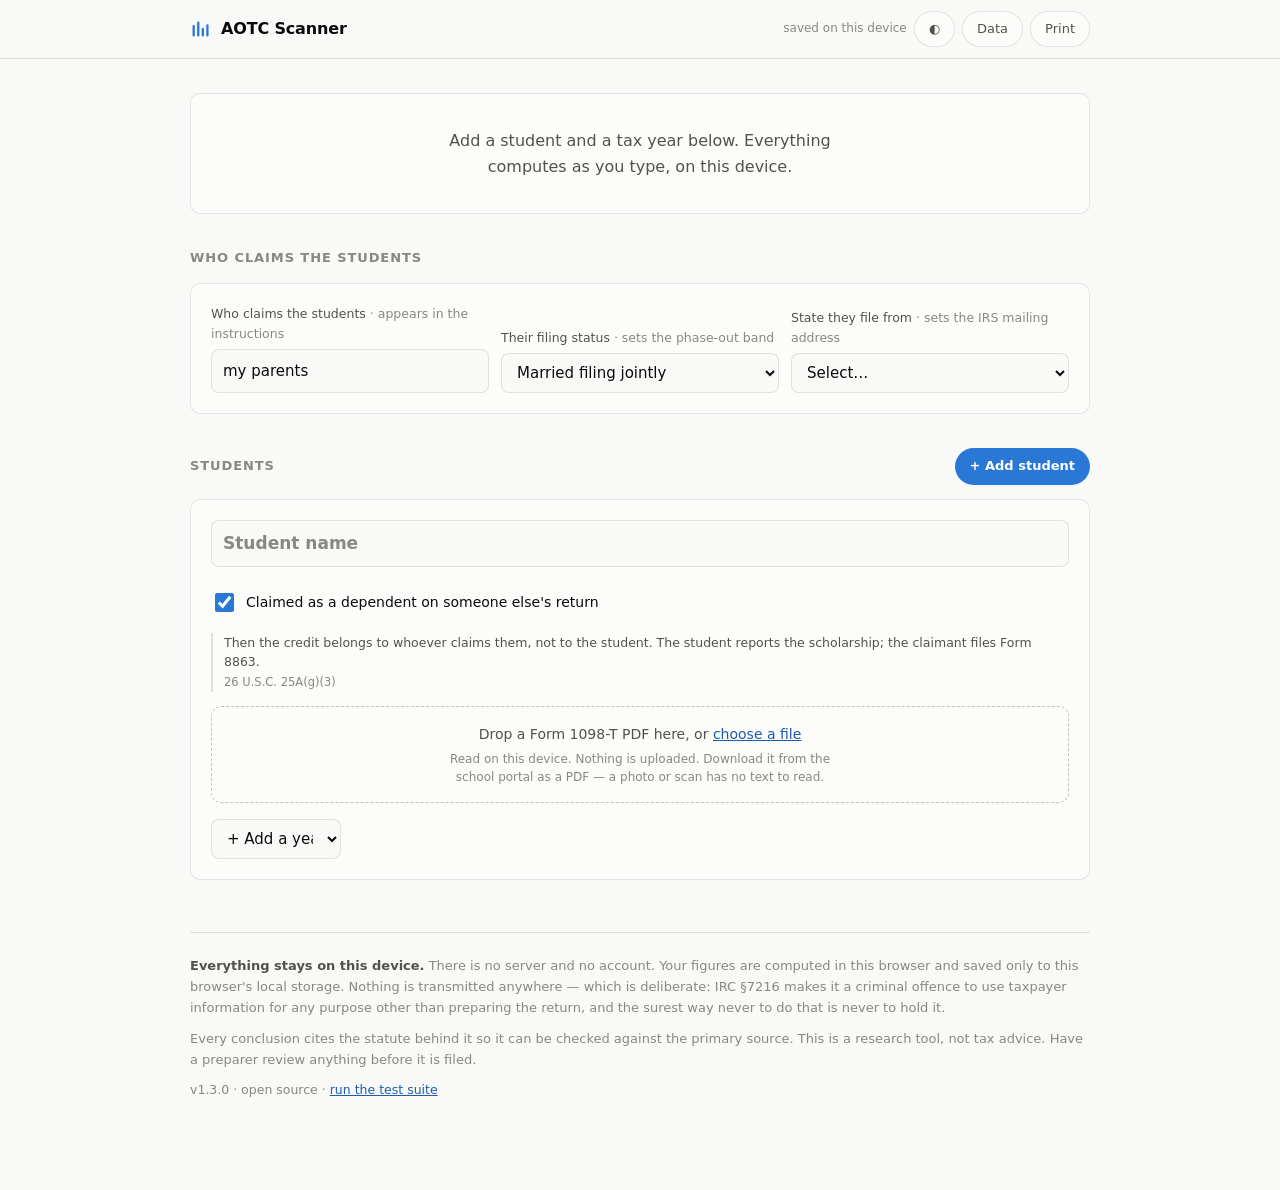
<file: index.html>
<!doctype html>
<html lang="en">
<head>
<meta charset="utf-8">
<meta name="viewport" content="width=device-width,initial-scale=1,viewport-fit=cover">
<title>AOTC Scanner</title>
<meta name="description" content="Find unclaimed American Opportunity Tax Credit across open tax years. Runs entirely in your browser.">
<meta name="theme-color" content="#fcfcfb" media="(prefers-color-scheme: light)">
<meta name="theme-color" content="#1a1a19" media="(prefers-color-scheme: dark)">
<link rel="manifest" href="manifest.webmanifest">
<link rel="icon" href="icon.svg" type="image/svg+xml">
<link rel="apple-touch-icon" href="icon.svg">
<link rel="stylesheet" href="app.css">
</head>
<body>
<div id="tip" role="status" aria-live="polite"></div>

<header class="topbar">
  <div class="wrap navrow">
    <div class="brand">
      <svg viewBox="0 0 24 24" width="22" height="22" aria-hidden="true" class="mark">
        <path d="M4 19V9m5 10V5m5 14v-7m5 7V8" stroke="currentColor" stroke-width="2.5"
              stroke-linecap="round" fill="none"/>
      </svg>
      <span>AOTC Scanner</span>
    </div>
    <div class="bar-actions">
      <span id="saveState" class="save-state" aria-live="polite"></span>
      <button id="themeBtn" class="ghost" type="button" title="Light / dark">◐</button>
      <button id="dataBtn" class="ghost" type="button">Data</button>
      <button id="printBtn" class="ghost" type="button">Print</button>
    </div>
  </div>
</header>

<main class="wrap">

  <section id="summary" aria-label="Summary"></section>

  <section>
    <div class="sec-head">
      <h2>Who claims the students</h2>
    </div>
    <div class="card" id="claimant"></div>
  </section>

  <section>
    <div class="sec-head">
      <h2>Students</h2>
      <button id="addStudent" class="primary" type="button">+ Add student</button>
    </div>
    <div id="students"></div>
  </section>

  <section id="resultsSection" hidden>
    <div class="sec-head"><h2>What each year is worth</h2></div>
    <div class="card"><div id="chart" class="chart"></div></div>
    <div class="card table-card"><div id="tableWrap"></div></div>
  </section>

  <section id="planSection" hidden>
    <div class="sec-head">
      <h2>What to do</h2>
      <span id="progressTxt" class="muted-sm"></span>
    </div>
    <div class="progress"><div class="progress-fill" id="progressFill"></div></div>
    <div id="steps"></div>
  </section>

  <footer>
    <p><strong>Everything stays on this device.</strong> There is no server and no account.
      Your figures are computed in this browser and saved only to this browser's local
      storage. Nothing is transmitted anywhere — which is deliberate: IRC §7216 makes it a
      criminal offence to use taxpayer information for any purpose other than preparing the
      return, and the surest way never to do that is never to hold it.</p>
    <p>Every conclusion cites the statute behind it so it can be checked against the primary
      source. This is a research tool, not tax advice. Have a preparer review anything before
      it is filed.</p>
    <p class="muted-sm"><span id="version">—</span> · open source ·
      <a href="tests.html">run the test suite</a></p>
  </footer>
</main>

<dialog id="dataDlg">
  <form method="dialog">
    <h3>Your data</h3>
    <p class="muted-sm">Saved in this browser only. Export a file to move it to another
      device or to keep a backup.</p>
    <div class="dlg-actions">
      <button id="exportBtn" class="primary" type="button">Export a backup file</button>
      <button id="importBtn" class="ghost" type="button">Import a backup</button>
      <input id="importFile" type="file" accept="application/json" hidden>
      <button id="demoBtn" class="ghost" type="button">Load the worked example</button>
      <button id="clearBtn" class="danger" type="button">Erase everything</button>
    </div>
    <div class="dlg-close"><button class="ghost" value="close">Close</button></div>
  </form>
</dialog>

<script type="module" src="ui.js"></script>
</body>
</html>
</file>
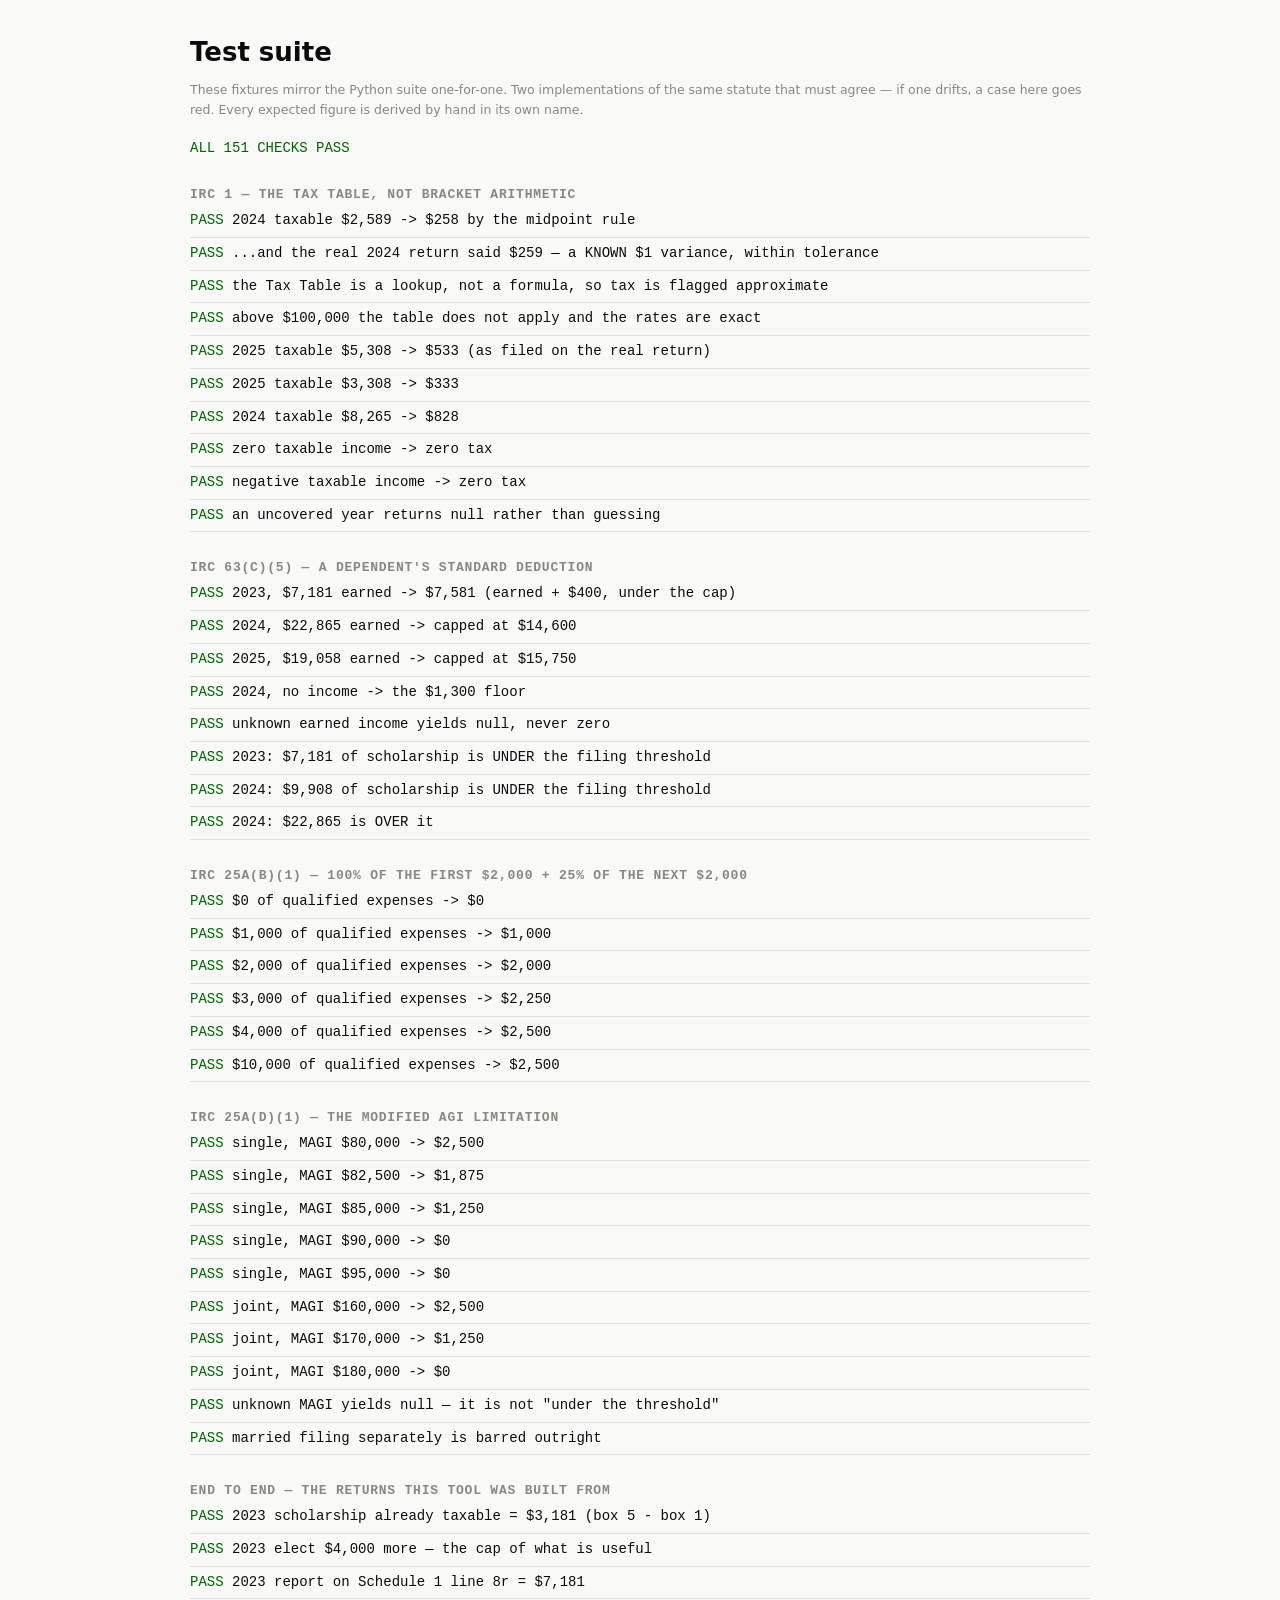
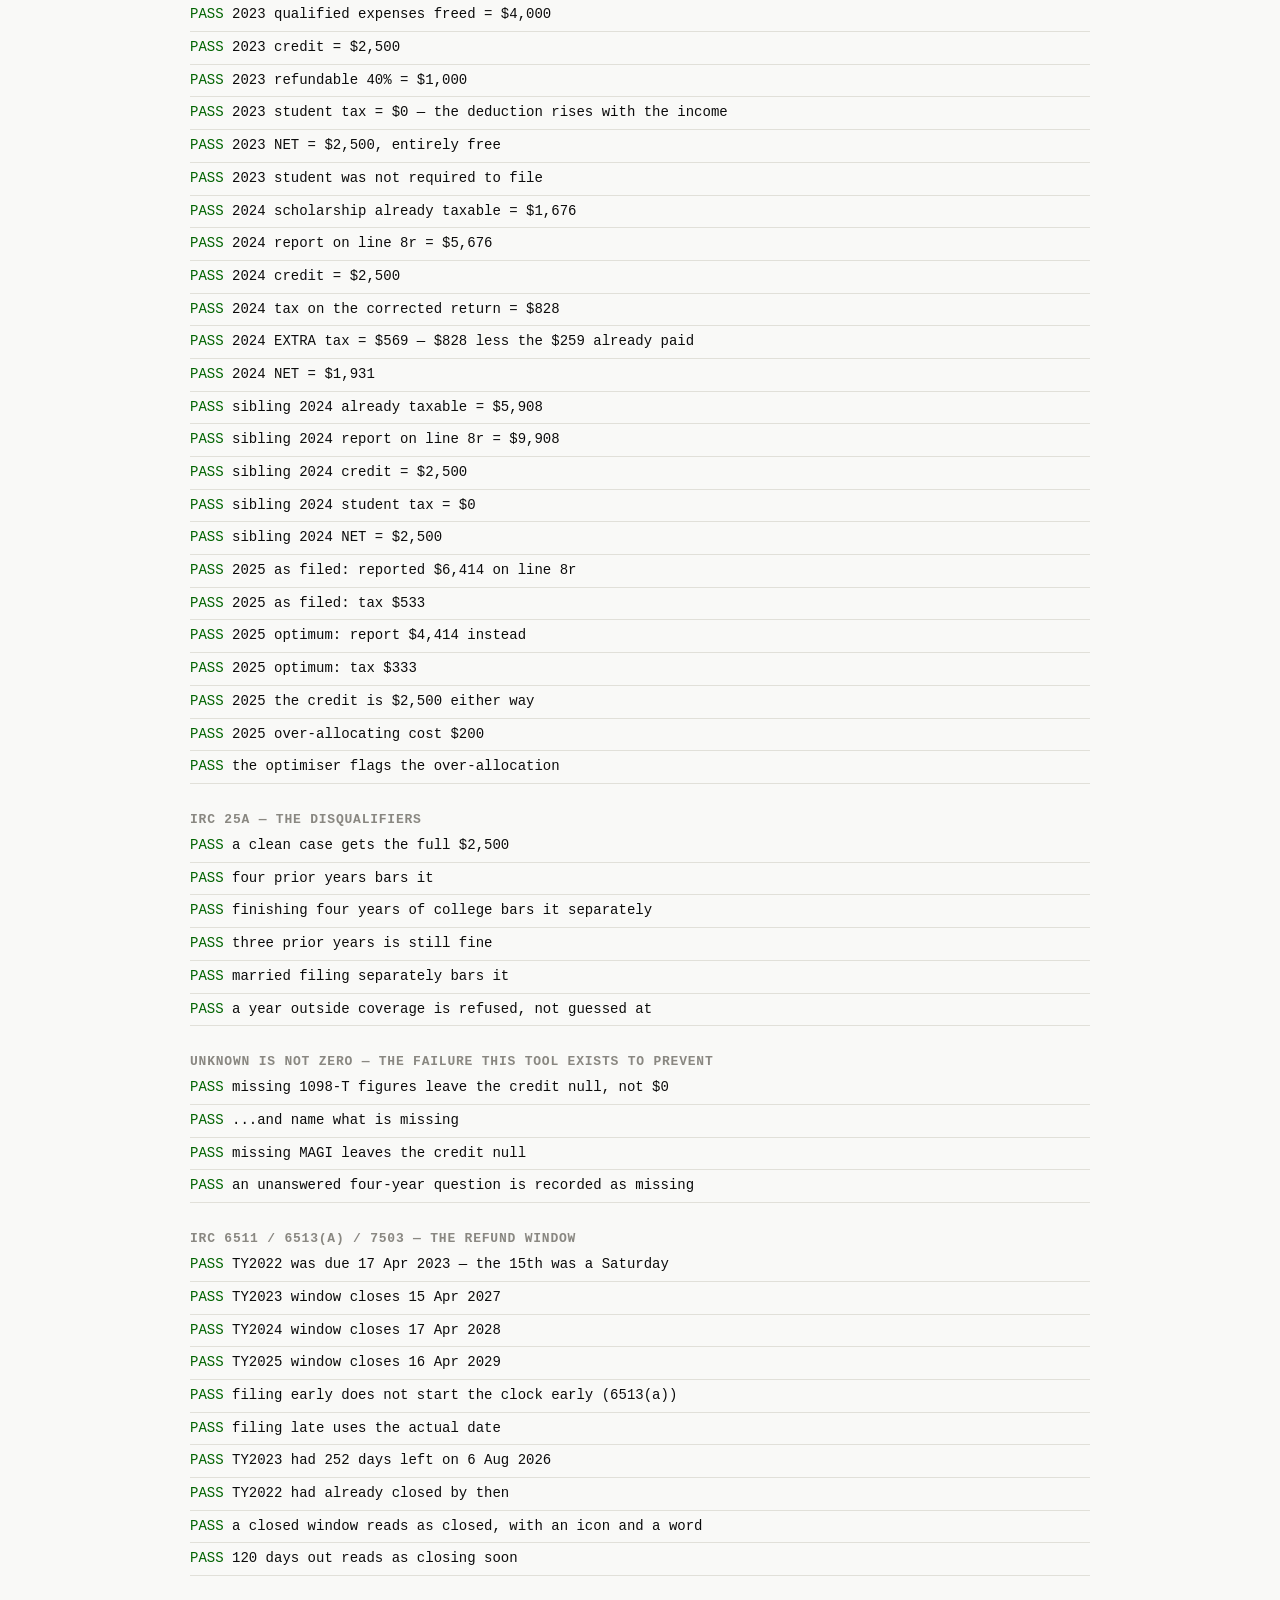
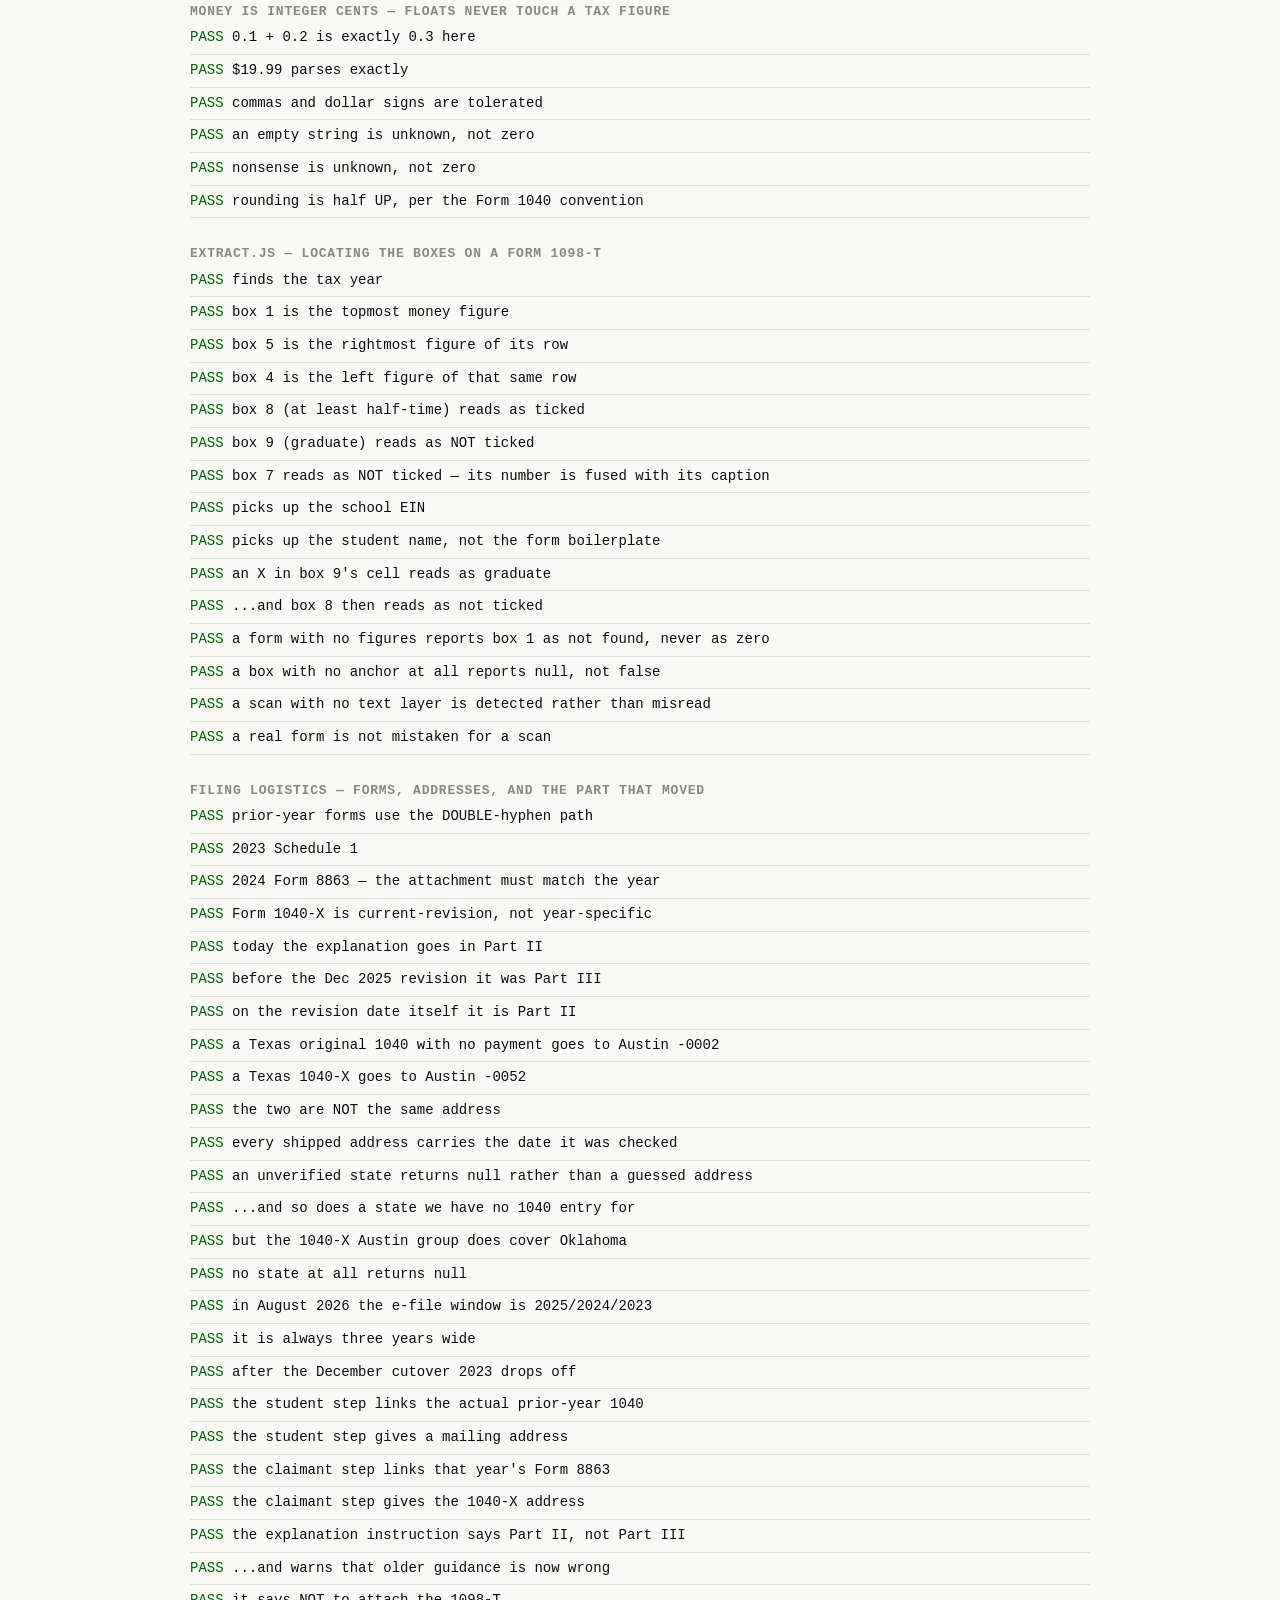
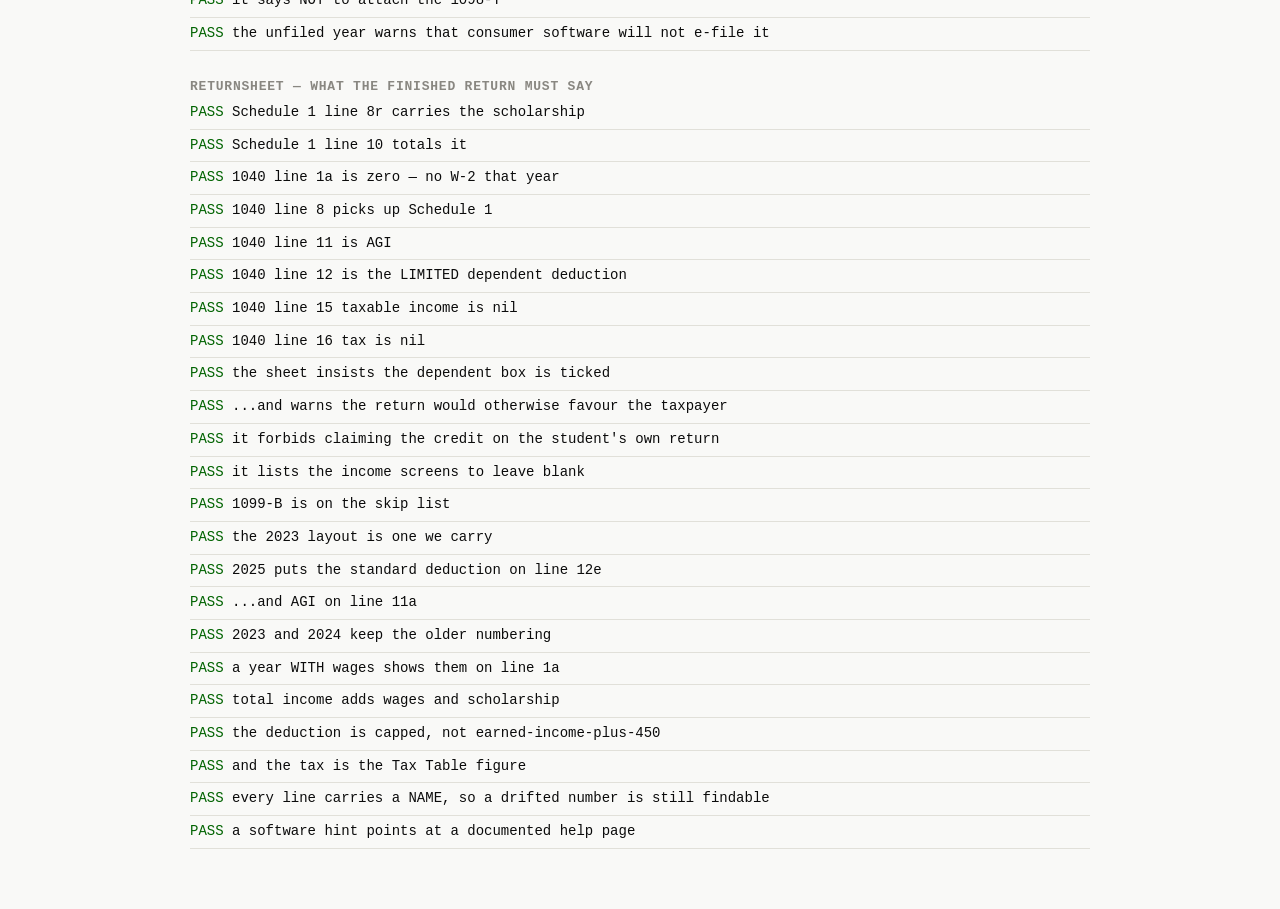
<file: tests.html>
<!doctype html>
<html lang="en">
<head>
<meta charset="utf-8">
<meta name="viewport" content="width=device-width,initial-scale=1">
<title>AOTC Scanner — tests</title>
<link rel="stylesheet" href="app.css">
<style>
  .t{font:14px/1.55 ui-monospace,SFMono-Regular,Menlo,monospace}
  .pass{color:var(--good-ink)} .fail{color:var(--crit);font-weight:600}
  .case{padding:5px 0;border-bottom:1px solid var(--grid)}
  .grp{margin-top:26px;font-weight:650;font-size:13px;letter-spacing:.06em;
       text-transform:uppercase;color:var(--muted)}
  #hdr{font-size:26px;font-weight:650;margin:0 0 6px}
  .detail{color:var(--ink-2);padding-left:24px;font-size:13px}
</style>
</head>
<body>
<main class="wrap" style="padding-top:32px;padding-bottom:60px">
  <p id="hdr">Test suite</p>
  <p class="muted-sm" style="margin:0 0 4px">
    These fixtures mirror the Python suite one-for-one. Two implementations of the
    same statute that must agree — if one drifts, a case here goes red.
    Every expected figure is derived by hand in its own name.
  </p>
  <p id="summary" class="t" style="margin:18px 0"></p>
  <div id="out" class="t"></div>
</main>

<script type="module">
import * as E from './engine.js';
import { locate1098T, looksScanned } from './extract.js';
const $ = E.C.of;

let pass = 0, fail = 0;
const out = document.getElementById('out');

function group(name){ out.append(Object.assign(document.createElement('div'),
  {className:'grp', textContent:name})); }

function is(name, got, want, note=''){
  const ok = got === want;
  ok ? pass++ : fail++;
  const d = document.createElement('div');
  d.className = 'case';
  d.innerHTML = `<span class="${ok?'pass':'fail'}">${ok?'PASS':'FAIL'}</span> ${name}`
    + (ok ? '' : `<div class="detail">got <b>${got}</b>, expected <b>${want}</b></div>`)
    + (note && !ok ? `<div class="detail">${note}</div>` : '');
  out.append(d);
}
const money = (n, w, want, note) => is(n, E.C.fmt(w,{cents:true}), E.C.fmt($(want),{cents:true}), note);

/* ───────────────────────── the IRS Tax Table ───────────────────────── */
group('IRC 1 — the Tax Table, not bracket arithmetic');

money('2024 taxable $2,589 -> $258 by the midpoint rule',
  E.taxOn($(2589), 2024), 258);
is('...and the real 2024 return said $259 — a KNOWN $1 variance, within tolerance',
  Math.abs(E.taxOn($(2589), 2024) - $(259)) <= E.TAX_TOLERANCE, true);
is('the Tax Table is a lookup, not a formula, so tax is flagged approximate',
  E.taxIsApproximate($(2589)), true);
is('above $100,000 the table does not apply and the rates are exact',
  E.taxIsApproximate($(150000)), false);
money('2025 taxable $5,308 -> $533 (as filed on the real return)',
  E.taxOn($(5308), 2025), 533,
  'Straight 10% gives $530.80. The table says $533. That gap is the point.');
money('2025 taxable $3,308 -> $333', E.taxOn($(3308), 2025), 333);
money('2024 taxable $8,265 -> $828', E.taxOn($(8265), 2024), 828);
money('zero taxable income -> zero tax', E.taxOn(0, 2025), 0);
money('negative taxable income -> zero tax', E.taxOn($(-500), 2025), 0);
is('an uncovered year returns null rather than guessing', E.taxOn($(5000), 1999), null);

/* ────────────────── dependent standard deduction ───────────────────── */
group('IRC 63(c)(5) — a dependent\'s standard deduction');

money('2023, $7,181 earned -> $7,581 (earned + $400, under the cap)',
  E.dependentStandardDeduction(2023, $(7181)), 7581);
money('2024, $22,865 earned -> capped at $14,600',
  E.dependentStandardDeduction(2024, $(22865)), 14600);
money('2025, $19,058 earned -> capped at $15,750',
  E.dependentStandardDeduction(2025, $(19058)), 15750);
money('2024, no income -> the $1,300 floor',
  E.dependentStandardDeduction(2024, 0), 1300);
is('unknown earned income yields null, never zero',
  E.dependentStandardDeduction(2024, null), null);

is('2023: $7,181 of scholarship is UNDER the filing threshold',
  E.dependentMustFile(2023, $(7181), $(7181)), false);
is('2024: $9,908 of scholarship is UNDER the filing threshold',
  E.dependentMustFile(2024, $(9908), $(9908)), false);
is('2024: $22,865 is OVER it', E.dependentMustFile(2024, $(22865), $(22865)), true);

/* ────────────────────────── 25A(b)(1) tiers ────────────────────────── */
group('IRC 25A(b)(1) — 100% of the first $2,000 + 25% of the next $2,000');

for (const [exp, want] of [[0,0],[1000,1000],[2000,2000],[3000,2250],[4000,2500],[10000,2500]]) {
  money(`$${exp.toLocaleString()} of qualified expenses -> $${want.toLocaleString()}`,
    E.creditFromExpenses($(exp)), want);
}

/* ──────────────────────── 25A(d)(1) phase-out ──────────────────────── */
group('IRC 25A(d)(1) — the modified AGI limitation');

for (const [magi, want] of [[80000,2500],[82500,1875],[85000,1250],[90000,0],[95000,0]]) {
  money(`single, MAGI $${magi.toLocaleString()} -> $${want.toLocaleString()}`,
    E.applyPhaseout($(2500), $(magi), 'single'), want);
}
for (const [magi, want] of [[160000,2500],[170000,1250],[180000,0]]) {
  money(`joint, MAGI $${magi.toLocaleString()} -> $${want.toLocaleString()}`,
    E.applyPhaseout($(2500), $(magi), 'mfj'), want);
}
is('unknown MAGI yields null — it is not "under the threshold"',
  E.applyPhaseout($(2500), null, 'single'), null);
money('married filing separately is barred outright',
  E.applyPhaseout($(2500), $(10000), 'mfs'), 0);

/* ───────────────── the real returns this was built from ────────────── */
group('End to end — the returns this tool was built from');

{ // 2023: box 1 31,360 / box 5 34,541, no wages, never filed.
  const r = E.optimalElection({ year:2023, box1:$(31360), box5:$(34541), wages:0,
    magi:$(120000), filingStatus:'mfj', priorYearsUsed:0, completedFourYears:false });
  money('2023 scholarship already taxable = $3,181 (box 5 - box 1)', r.naturalExcess, 3181);
  money('2023 elect $4,000 more — the cap of what is useful', r.elect, 4000);
  money('2023 report on Schedule 1 line 8r = $7,181', r.reportOnLine8r, 7181);
  money('2023 qualified expenses freed = $4,000', r.qtre, 4000);
  money('2023 credit = $2,500', r.credit, 2500);
  money('2023 refundable 40% = $1,000', r.refundable, 1000);
  money('2023 student tax = $0 — the deduction rises with the income', r.studentTax, 0);
  money('2023 NET = $2,500, entirely free', r.net, 2500);
  is('2023 student was not required to file', r.mustFile, false);
}

{ // 2024: box 1 63,893 / box 5 65,569, wages 17,189, filed with $259 of tax.
  const r = E.computeYear({ year:2024, box1:$(63893), box5:$(65569), wages:$(17189),
    taxAsFiled:$(259), elect:$(4000), magi:$(120000), filingStatus:'mfj',
    priorYearsUsed:0, completedFourYears:false });
  money('2024 scholarship already taxable = $1,676', r.naturalExcess, 1676);
  money('2024 report on line 8r = $5,676', r.reportOnLine8r, 5676);
  money('2024 credit = $2,500', r.credit, 2500);
  money('2024 tax on the corrected return = $828', r.studentTax, 828);
  money('2024 EXTRA tax = $569 — $828 less the $259 already paid', r.additionalTax, 569);
  money('2024 NET = $1,931', r.net, 1931);
}

{ // The younger sibling, 2024: box 1 32,533 / box 5 38,441, no wages, never filed.
  const r = E.optimalElection({ year:2024, box1:$(32533), box5:$(38441), wages:0,
    magi:$(120000), filingStatus:'mfj', priorYearsUsed:0, completedFourYears:false });
  money('sibling 2024 already taxable = $5,908', r.naturalExcess, 5908);
  money('sibling 2024 report on line 8r = $9,908', r.reportOnLine8r, 9908);
  money('sibling 2024 credit = $2,500', r.credit, 2500);
  money('sibling 2024 student tax = $0', r.studentTax, 0);
  money('sibling 2024 NET = $2,500', r.net, 2500);
}

{ // 2025 as actually filed: $6,000 elected where $4,000 was the optimum.
  const base = { year:2025, box1:$(66283), box5:$(66697), wages:$(14644),
    magi:$(120000), filingStatus:'mfj', priorYearsUsed:0, completedFourYears:false };
  const filed = E.computeYear({ ...base, elect:$(6000) });
  const best  = E.optimalElection(base);
  money('2025 as filed: reported $6,414 on line 8r', filed.reportOnLine8r, 6414);
  money('2025 as filed: tax $533', filed.studentTax, 533);
  money('2025 optimum: report $4,414 instead', best.reportOnLine8r, 4414);
  money('2025 optimum: tax $333', best.studentTax, 333);
  money('2025 the credit is $2,500 either way', filed.credit, 2500);
  money('2025 over-allocating cost $200', filed.studentTax - best.studentTax, 200);
  is('the optimiser flags the over-allocation',
    E.computeYear({ ...base, elect:$(6000) }).reasons.some(r => r.kind === 'warn'), true);
}

/* ─────────────────────────── the hard bars ─────────────────────────── */
group('IRC 25A — the disqualifiers');

const ok = { year:2024, box1:$(10000), box5:0, wages:0, magi:$(50000),
             filingStatus:'single', priorYearsUsed:0, completedFourYears:false };
money('a clean case gets the full $2,500', E.computeYear(ok).credit, 2500);
is('four prior years bars it',
  E.computeYear({...ok, priorYearsUsed:4}).reasons[0].cite, '26 U.S.C. 25A(b)(2)(A)');
is('finishing four years of college bars it separately',
  E.computeYear({...ok, completedFourYears:true}).reasons[0].cite, '26 U.S.C. 25A(b)(2)(C)');
is('three prior years is still fine',
  E.computeYear({...ok, priorYearsUsed:3}).credit, $(2500));
is('married filing separately bars it',
  E.computeYear({...ok, filingStatus:'mfs'}).reasons[0].cite, '26 U.S.C. 25A(g)(6)');
is('a year outside coverage is refused, not guessed at',
  E.computeYear({...ok, year:2019}).reasons[0].kind, 'out-of-scope');

/* ──────────────────────── unknown is not zero ──────────────────────── */
group('Unknown is not zero — the failure this tool exists to prevent');

is('missing 1098-T figures leave the credit null, not $0',
  E.computeYear({...ok, box1:null, box5:null}).credit, null);
is('...and name what is missing',
  E.computeYear({...ok, box1:null, box5:null}).missing.length > 0, true);
is('missing MAGI leaves the credit null',
  E.computeYear({...ok, magi:null}).credit, null);
is('an unanswered four-year question is recorded as missing',
  E.computeYear({...ok, priorYearsUsed:null}).missing.some(m => m.includes('prior years')), true);

/* ───────────────────────────── IRC 6511 ────────────────────────────── */
group('IRC 6511 / 6513(a) / 7503 — the refund window');

const iso = d => d.toISOString().slice(0,10);
is('TY2022 was due 17 Apr 2023 — the 15th was a Saturday',
  iso(E.statutoryDueDate(2022)), '2023-04-17');
is('TY2023 window closes 15 Apr 2027', iso(E.refundDeadline(2023)), '2027-04-15');
is('TY2024 window closes 17 Apr 2028', iso(E.refundDeadline(2024)), '2028-04-17');
is('TY2025 window closes 16 Apr 2029', iso(E.refundDeadline(2025)), '2029-04-16');
is('filing early does not start the clock early (6513(a))',
  iso(E.refundDeadline(2023, '2024-02-01')), '2027-04-15');
is('filing late uses the actual date',
  iso(E.refundDeadline(2023, '2024-10-03')), '2027-10-04');
is('TY2023 had 252 days left on 6 Aug 2026',
  E.daysUntil(E.refundDeadline(2023), '2026-08-06'), 252);
is('TY2022 had already closed by then',
  E.daysUntil(E.refundDeadline(2022), '2026-08-06') < 0, true);
is('a closed window reads as closed, with an icon and a word',
  E.urgency(-5).word, 'closed');
is('120 days out reads as closing soon', E.urgency(90).role, 'critical');

/* ────────────────────────────── money ──────────────────────────────── */
group('Money is integer cents — floats never touch a tax figure');

is('0.1 + 0.2 is exactly 0.3 here', E.C.add($(0.1), $(0.2)) === $(0.3), true);
is('$19.99 parses exactly', $(19.99), 1999);
is('commas and dollar signs are tolerated', $('$66,283'), 6628300);
is('an empty string is unknown, not zero', $(''), null);
is('nonsense is unknown, not zero', $('abc'), null);
is('rounding is half UP, per the Form 1040 convention',
  E.C.rate($(2.50), 1), 250);

/* ───────────────────── reading a Form 1098-T ───────────────────────── */
group('extract.js — locating the boxes on a Form 1098-T');

// Synthetic fixture with the geometry of a real university-issued 1098-T:
// the same rows and cell order, neutral figures. Boxes 8 and 9 sit SIDE BY
// SIDE, which is what made a half-time undergraduate read as a graduate.
const T = (s,x,y) => ({s,x,y});
const FORM = [
  T('Form 1098-T',50,542), T('2024',300,760), T('CORRECTED',330,780),
  T('Carnegie Mellon University',60,745), T('25-0969449',61,665),
  T('JANE Q PUBLIC',61,640),
  T('1 Payments received for',300,740), T('40,000.00',340,724),
  T('4 Adjustments made for a',300,650), T('0.00',360,627),
  T('5 Scholarships or grants',420,650), T('25,500.00',440,628),
  T('6 Adjustments to',300,600), T('0.00',360,580),
  T('7 Checked if the amount',420,600),
  T('8',205,569), T('Checked if at least',210,569), T('half-time student',211,558),
  T('X',285,558),
  T('9',298,569), T('Checked if a graduate',304,569), T('student',304,558),
  T('10',397,569), T('Ins. contract reimb./refund',407,569),
];
{
  const f = locate1098T(FORM);
  is('finds the tax year', f.year, 2024);
  is('box 1 is the topmost money figure', f.box1, 40000);
  is('box 5 is the rightmost figure of its row', f.box5, 25500);
  is('box 4 is the left figure of that same row', f.box4, 0);
  is('box 8 (at least half-time) reads as ticked', f.halfTime, true);
  is('box 9 (graduate) reads as NOT ticked', f.graduate, false);
  is('box 7 reads as NOT ticked — its number is fused with its caption', f.includesPrepayment, false);
  is('picks up the school EIN', f.ein, '25-0969449');
  is('picks up the student name, not the form boilerplate', f.studentName, 'JANE Q PUBLIC');
}
{
  // Move the X into box 9's cell: it must flip, and only flip.
  const grad = FORM.map(i => (i.s === 'X' ? T('X', 378, 558) : i));
  const f = locate1098T(grad);
  is('an X in box 9\'s cell reads as graduate', f.graduate, true);
  is('...and box 8 then reads as not ticked', f.halfTime, false);
}
{
  const f = locate1098T(FORM.filter(i => !/^[\d,]+\.\d\d$/.test(i.s)));
  is('a form with no figures reports box 1 as not found, never as zero', f.box1, null);
}
{
  // Unknown must never collapse into false: a box whose anchor is absent is
  // genuinely undetermined, and saying "no" would be a fabricated fact.
  const noBox9 = FORM.filter(i => i.s !== '9' && !/graduate/.test(i.s));
  is('a box with no anchor at all reports null, not false',
    locate1098T(noBox9).graduate, null);
}
is('a scan with no text layer is detected rather than misread',
  looksScanned([T('x',1,1)]), true);
is('a real form is not mistaken for a scan', looksScanned(FORM), false);

/* ─────────────────── where to get it, where to send it ─────────────── */
group('Filing logistics — forms, addresses, and the Part that moved');

is('prior-year forms use the DOUBLE-hyphen path',
  E.FORM_URL.prior('f1040', 2023), 'https://www.irs.gov/pub/irs-prior/f1040--2023.pdf');
is('2023 Schedule 1', E.FORM_URL.prior('f1040s1', 2023),
  'https://www.irs.gov/pub/irs-prior/f1040s1--2023.pdf');
is('2024 Form 8863 — the attachment must match the year',
  E.FORM_URL.prior('f8863', 2024), 'https://www.irs.gov/pub/irs-prior/f8863--2024.pdf');
is('Form 1040-X is current-revision, not year-specific',
  E.FORM_URL.current('f1040x'), 'https://www.irs.gov/pub/irs-pdf/f1040x.pdf');

// Rev. December 2025 renumbered Form 1040-X. Guidance that still says
// "explain in Part III" now points at Direct Deposit, which a paper filer
// must leave blank. Form layout drifts like tax law and needs the same
// effective-date treatment.
is('today the explanation goes in Part II', E.PART_EXPLANATION(), 'Part II');
is('before the Dec 2025 revision it was Part III',
  E.PART_EXPLANATION(new Date(Date.UTC(2025, 5, 1))), 'Part III');
is('on the revision date itself it is Part II',
  E.PART_EXPLANATION(new Date(Date.UTC(2025, 11, 1))), 'Part II');

{
  const a = E.mailingAddress('TX', '1040');
  is('a Texas original 1040 with no payment goes to Austin -0002',
    a.lines[2], 'Austin, TX 73301-0002');
  const x = E.mailingAddress('TX', '1040x');
  is('a Texas 1040-X goes to Austin -0052', x.lines[2], 'Austin, TX 73301-0052');
  is('the two are NOT the same address', a.lines[2] === x.lines[2], false);
  is('every shipped address carries the date it was checked', !!x.verified, true);
}
is('an unverified state returns null rather than a guessed address',
  E.mailingAddress('CA', '1040'), null);
is('...and so does a state we have no 1040 entry for',
  E.mailingAddress('OK', '1040'), null);
is('but the 1040-X Austin group does cover Oklahoma',
  E.mailingAddress('OK', '1040x').lines[2], 'Austin, TX 73301-0052');
is('no state at all returns null', E.mailingAddress('', '1040x'), null);

{
  // MeF takes the current year plus two prior; the window rolls at the annual
  // cutover, which lands somewhere between mid-November and late December.
  const w = E.efileWindow(new Date(Date.UTC(2026, 7, 10)));
  is('in August 2026 the e-file window is 2025/2024/2023', w.years.join(','), '2025,2024,2023');
  is('it is always three years wide', w.years.length, 3);
  const after = E.efileWindow(new Date(Date.UTC(2026, 11, 31)));
  is('after the December cutover 2023 drops off', after.years.includes(2023), false);
}

{
  const rows = [{ studentName: 'A', year: 2023, returnFiled: false, days: 249,
    deadline: E.refundDeadline(2023),
    result: E.optimalElection({ year:2023, box1:$(31360), box5:$(34541), wages:0,
      magi:$(120000), filingStatus:'mfj', priorYearsUsed:0, completedFourYears:false }) }];
  const steps = E.buildSteps(rows, { claimantName: 'the parents', state: 'TX' });
  const student = steps.find(s => /reports the scholarship/.test(s.head));
  const claimant = steps.find(s => /claim the credit/.test(s.head));

  is('the student step links the actual prior-year 1040',
    student.links.some(l => l.url.includes('f1040--2023')), true);
  is('the student step gives a mailing address', student.mail.lines[2], 'Austin, TX 73301-0002');
  is('the claimant step links that year\'s Form 8863',
    claimant.links.some(l => l.url.includes('f8863--2023')), true);
  is('the claimant step gives the 1040-X address', claimant.mail.lines[2], 'Austin, TX 73301-0052');
  is('the explanation instruction says Part II, not Part III',
    claimant.howNotes.some(n => n.includes('Part II of Form 1040-X')), true);
  is('...and warns that older guidance is now wrong',
    claimant.howNotes.some(n => /RENUMBERED/.test(n)), true);
  is('it says NOT to attach the 1098-T',
    claimant.howNotes.some(n => /Do NOT attach the Form 1098-T/.test(n)), true);
  is('the unfiled year warns that consumer software will not e-file it',
    student.howNotes.some(n => /refuses to e-file prior years/.test(n)), true);
}

/* ─────────────────────── the line-by-line answer key ───────────────── */
group('returnSheet — what the finished return must say');

{
  const inp = { year:2023, box1:$(31360), box5:$(34541), wages:0, magi:$(120000),
    filingStatus:'mfj', priorYearsUsed:0, completedFourYears:false };
  const r = E.optimalElection(inp);
  const sh = E.returnSheet(inp, r);
  const l40 = (n) => sh.form1040.find(x => x.line === n).value;
  const s1 = (n) => sh.schedule1.find(x => x.line === n).value;

  money('Schedule 1 line 8r carries the scholarship', s1('8r'), 7181);
  money('Schedule 1 line 10 totals it', s1('10'), 7181);
  money('1040 line 1a is zero — no W-2 that year', l40('1a'), 0);
  money('1040 line 8 picks up Schedule 1', l40('8'), 7181);
  money('1040 line 11 is AGI', l40('11'), 7181);
  money('1040 line 12 is the LIMITED dependent deduction', l40('12'), 7581);
  money('1040 line 15 taxable income is nil', l40('15'), 0);
  money('1040 line 16 tax is nil', l40('16'), 0);

  is('the sheet insists the dependent box is ticked',
    sh.mustCheck.some(m => /Someone can claim/.test(m)), true);
  is('...and warns the return would otherwise favour the taxpayer',
    sh.mustCheck.some(m => /taxpayer's favour/.test(m)), true);
  is('it forbids claiming the credit on the student\'s own return',
    sh.mustCheck.some(m => /25A\(g\)\(3\)/.test(m)), true);
  is('it lists the income screens to leave blank', sh.skip.length >= 8, true);
  is('1099-B is on the skip list', sh.skip.some(s => /1099-B/.test(s)), true);
  is('the 2023 layout is one we carry', sh.layoutVerified, true);
}
{
  // Form 1040 line numbers MOVE between years: 2025 split line 12 into
  // 12a/12b/12e. A sheet that hardcoded "line 12" would be quietly wrong.
  const inp = { year:2025, box1:$(66283), box5:$(66697), wages:$(14644),
    magi:$(120000), filingStatus:'mfj', priorYearsUsed:0, completedFourYears:false };
  const sh = E.returnSheet(inp, E.optimalElection(inp));
  is('2025 puts the standard deduction on line 12e',
    sh.form1040.some(l => l.line === '12e'), true);
  is('...and AGI on line 11a', sh.form1040.some(l => l.line === '11a'), true);
  is('2023 and 2024 keep the older numbering',
    E.returnSheet({ year:2024, box1:$(10000), box5:0, wages:0 },
      E.computeYear({ year:2024, box1:$(10000), box5:0, wages:0, magi:$(50000),
        filingStatus:'single', priorYearsUsed:0, completedFourYears:false }))
      .form1040.some(l => l.line === '12'), true);
}
{
  const wages = { year:2024, box1:$(63893), box5:$(65569), wages:$(17189),
    taxAsFiled:$(259), elect:$(4000), magi:$(120000), filingStatus:'mfj',
    priorYearsUsed:0, completedFourYears:false };
  const sh = E.returnSheet(wages, E.computeYear(wages));
  const l = (n) => sh.form1040.find(x => x.line === n).value;
  money('a year WITH wages shows them on line 1a', l('1a'), 17189);
  money('total income adds wages and scholarship', l('9'), 22865);
  money('the deduction is capped, not earned-income-plus-450', l('12'), 14600);
  money('and the tax is the Tax Table figure', l('16'), 828);
}
is('every line carries a NAME, so a drifted number is still findable',
  E.returnSheet({ year:2023, box1:$(10000), box5:0, wages:0 },
    E.computeYear({ year:2023, box1:$(10000), box5:0, wages:0, magi:$(50000),
      filingStatus:'single', priorYearsUsed:0, completedFourYears:false }))
    .form1040.every(l => !!l.name && !!l.line), true);
is('a software hint points at a documented help page',
  E.SOFTWARE_HINTS.every(h => h.url.startsWith('https://') && h.path.includes('→')), true);

/* ─────────────────────────────── report ────────────────────────────── */
const s = document.getElementById('summary');
s.innerHTML = fail === 0
  ? `<span class="pass">ALL ${pass} CHECKS PASS</span>`
  : `<span class="fail">${fail} FAILED</span> · ${pass} passed`;
document.title = (fail ? `${fail} FAILED — ` : '') + 'AOTC Scanner tests';
</script>
</body>
</html>
</file>
<file: app.css>
/* app.css — palette is the validated reference instance.
   Slots pass every adjacent gate in both modes (CVD ΔE 24.7 light / 26.8 dark,
   normal-vision 33.6 / 31.8, all ≥3:1 against their own surface).
   Dark is a selected set of steps for the dark surface, never an inversion. */

*,*::before,*::after{box-sizing:border-box}

:root{
  color-scheme:light;
  --surface:#fcfcfb; --page:#f9f9f7;
  --ink:#0b0b0b; --ink-2:#52514e; --muted:#898781;
  --grid:#e1e0d9; --base:#c3c2b7; --edge:rgba(11,11,11,.10);
  --s1:#2a78d6; --s1-wash:rgba(42,120,214,.10); --s1-ink:#1c5cab;
  --good:#0ca30c; --good-ink:#006300; --warn:#fab219; --crit:#d03b3b;
  --r:10px;
}
@media (prefers-color-scheme:dark){
  :root:where(:not([data-theme=light])){
    color-scheme:dark;
    --surface:#1a1a19; --page:#0d0d0d;
    --ink:#fff; --ink-2:#c3c2b7; --muted:#898781;
    --grid:#2c2c2a; --base:#383835; --edge:rgba(255,255,255,.10);
    --s1:#3987e5; --s1-wash:rgba(57,135,229,.15); --s1-ink:#86b6ef;
    --good-ink:#0ca30c;
  }
}
:root[data-theme=dark]{
  color-scheme:dark;
  --surface:#1a1a19; --page:#0d0d0d;
  --ink:#fff; --ink-2:#c3c2b7; --muted:#898781;
  --grid:#2c2c2a; --base:#383835; --edge:rgba(255,255,255,.10);
  --s1:#3987e5; --s1-wash:rgba(57,135,229,.15); --s1-ink:#86b6ef;
  --good-ink:#0ca30c;
}

html,body{margin:0;padding:0}
body{
  background:var(--page);color:var(--ink);
  font:400 16px/1.6 system-ui,-apple-system,"Segoe UI",sans-serif;
  -webkit-font-smoothing:antialiased;padding-bottom:env(safe-area-inset-bottom);
}
.wrap{max-width:940px;margin:0 auto;padding:0 20px}
main.wrap{padding-bottom:80px}
a{color:var(--s1-ink)}

/* topbar */
.topbar{position:sticky;top:0;z-index:20;background:var(--page);
        border-bottom:1px solid var(--grid);backdrop-filter:saturate(1.4) blur(8px)}
/* NB: named .navrow, not .bar — the chart's `.bar` rule lives further down
   this file and would otherwise repaint the whole header as a chart bar. */
.navrow{display:flex;align-items:center;justify-content:space-between;gap:12px;
        height:58px}
.brand{display:flex;align-items:center;gap:9px;font-weight:650;
       letter-spacing:-.01em;white-space:nowrap;flex:0 0 auto}
.brand .mark{flex:0 0 auto}
.brand .mark{color:var(--s1)}
.bar-actions{display:flex;align-items:center;gap:7px;min-width:0}
@media(max-width:560px){.save-state{display:none}.brand span{display:none}}
.save-state{font-size:12px;color:var(--muted);white-space:nowrap}

button{font:inherit;cursor:pointer;border-radius:99px;border:1px solid transparent;
       padding:7px 14px;font-size:13px;transition:background .15s,color .15s}
button.ghost{background:var(--surface);color:var(--ink-2);border-color:var(--edge)}
button.ghost:hover{color:var(--ink)}
button.primary{background:var(--s1);color:#fff;font-weight:600}
button.primary:hover{filter:brightness(1.08)}
button.danger{background:transparent;color:var(--crit);border-color:rgba(208,59,59,.35)}
button.icon{padding:5px 10px;font-size:15px;line-height:1}
button:focus-visible{outline:2px solid var(--s1);outline-offset:2px}

section{margin-top:34px}
.sec-head{display:flex;align-items:center;justify-content:space-between;gap:12px;margin-bottom:14px}
h2{font-size:13px;font-weight:600;letter-spacing:.07em;text-transform:uppercase;
   color:var(--muted);margin:0}
h3{font-size:16px;font-weight:650;margin:0 0 4px}
.card{background:var(--surface);border:1px solid var(--edge);border-radius:var(--r);padding:20px}
.muted-sm{font-size:12.5px;color:var(--muted)}

/* summary tiles */
.tiles{display:grid;grid-template-columns:1.4fr 1fr 1fr;gap:12px}
@media(max-width:760px){.tiles{grid-template-columns:1fr 1fr}.tiles>:first-child{grid-column:1/-1}}
@media(max-width:460px){.tiles{grid-template-columns:1fr}}
.tile-label{font-size:13px;color:var(--ink-2);margin:0 0 5px}
.hero{font-size:clamp(38px,9vw,52px);line-height:1.04;font-weight:650;
      letter-spacing:-.02em;margin:0}
.tile-val{font-size:28px;line-height:1.1;font-weight:600;margin:0;letter-spacing:-.01em}
.tile-note{font-size:12.5px;color:var(--muted);margin:6px 0 0}
.hero-note{font-size:13px;color:var(--ink-2);margin:9px 0 0}
.empty{text-align:center;padding:34px 20px}
.empty p{color:var(--ink-2);margin:0 auto;max-width:44ch}

/* chips: colour never travels alone */
.chip{display:inline-flex;align-items:center;gap:5px;font-size:12px;font-weight:600;
      padding:3px 9px;border-radius:99px;border:1px solid transparent;white-space:nowrap}
.chip .ic{font-size:10px;line-height:1}
.chip.good{color:var(--good-ink);background:rgba(12,163,12,.10);border-color:rgba(12,163,12,.28)}
.chip.warning{color:var(--ink);background:rgba(250,178,25,.16);border-color:rgba(250,178,25,.45)}
.chip.critical,.chip.closed{color:var(--crit);background:rgba(208,59,59,.10);border-color:rgba(208,59,59,.32)}
.chip.info{color:var(--ink-2);background:var(--page);border-color:var(--edge)}

/* forms */
.grid{display:grid;gap:12px;align-items:end}
.g2{grid-template-columns:1fr 1fr}
.g3{grid-template-columns:repeat(3,1fr)}
.g4{grid-template-columns:repeat(4,1fr)}
@media(max-width:760px){.g3,.g4{grid-template-columns:1fr 1fr}}
@media(max-width:460px){.g2,.g3,.g4{grid-template-columns:1fr}}
label{display:block;font-size:12.5px;color:var(--ink-2);margin:0 0 5px;font-weight:500}
label .hint{color:var(--muted);font-weight:400}
input[type=text],input[type=number],input[type=date],select{
  width:100%;padding:9px 11px;font:inherit;font-size:15px;
  background:var(--page);color:var(--ink);
  border:1px solid var(--edge);border-radius:8px;
}
input[type=number]{font-variant-numeric:tabular-nums}
input:focus,select:focus{outline:2px solid var(--s1);outline-offset:-1px;border-color:transparent}
input::placeholder{color:var(--muted)}
/* The prefix is positioned against the input wrapper, never against the field
   as a whole: a label that wraps to two lines used to leave the $ floating
   above the box. */
.money-wrap{position:relative}
.money-wrap input{padding-left:24px}
.money-wrap .pfx{position:absolute;left:11px;top:50%;transform:translateY(-50%);
                 color:var(--muted);font-size:15px;pointer-events:none}
.check{display:flex;align-items:center;gap:9px;font-size:14px;color:var(--ink);
       margin:0;padding:9px 0;cursor:pointer}
.check input{width:19px;height:19px;accent-color:var(--s1);cursor:pointer;flex:0 0 auto}

/* student blocks */
.student{background:var(--surface);border:1px solid var(--edge);border-radius:var(--r);
         padding:20px;margin-bottom:14px}
.student-head{display:flex;align-items:center;gap:10px;margin-bottom:14px}
.student-head input{font-size:17px;font-weight:600;flex:1}
.yr{border-top:1px solid var(--grid);padding-top:16px;margin-top:16px}
.yr-head{display:flex;align-items:center;justify-content:space-between;gap:10px;
         flex-wrap:wrap;margin-bottom:12px}
.yr-title{font-weight:650;font-size:15px;display:flex;align-items:center;gap:9px}
.yr-out{margin-top:12px;padding:12px 14px;background:var(--page);
        border-radius:8px;border:1px solid var(--edge)}
.kv{display:flex;justify-content:space-between;gap:14px;font-size:13.5px;padding:3px 0}
.kv span:last-child{font-variant-numeric:tabular-nums;font-weight:600}
.kv.total{border-top:1px solid var(--grid);margin-top:6px;padding-top:8px;font-size:15px}
.why{font-size:12.5px;color:var(--ink-2);margin:9px 0 0;padding-left:11px;
     border-left:2px solid var(--grid);line-height:1.55}
.why.warn{border-left-color:var(--warn)}
.why.deny{border-left-color:var(--crit);color:var(--crit)}
.why cite{display:block;color:var(--muted);font-style:normal;font-size:11.5px;margin-top:2px}

/* chart: single series, every bar directly labelled */
.chart{display:flex;flex-direction:column;gap:13px}
.row-label{font-size:13px;color:var(--ink-2);margin:0 0 5px;display:flex;
           justify-content:space-between;gap:10px;align-items:baseline;flex-wrap:wrap}
.track{display:flex;align-items:center;gap:10px}
.bar-outer{flex:1;height:24px;background:var(--s1-wash);border-radius:0 4px 4px 0;min-width:40px}
.bar{height:24px;background:var(--s1);border-radius:0 4px 4px 0;width:0;
     transition:width .45s cubic-bezier(.22,1,.36,1)}
.bar-val{font-size:14px;font-weight:650;font-variant-numeric:tabular-nums;
         min-width:72px;text-align:right}
.axis{border-top:1px solid var(--base);margin-top:2px;padding-top:6px;font-size:12px;
      color:var(--muted);display:flex;justify-content:space-between}
.dot{display:inline-block;width:9px;height:9px;border-radius:50%;background:var(--s1);
     margin-right:7px}

/* table */
.table-card{margin-top:12px;overflow-x:auto}
table{width:100%;border-collapse:collapse;font-size:14px;min-width:520px}
th{font-size:11.5px;font-weight:600;letter-spacing:.04em;text-transform:uppercase;
   color:var(--muted);text-align:left;padding:0 9px 8px;border-bottom:1px solid var(--grid)}
td{padding:10px 9px;border-bottom:1px solid var(--grid)}
tbody tr:last-child td{border-bottom:0}
.num{text-align:right;font-variant-numeric:tabular-nums}
tfoot td{font-weight:650;border-top:1px solid var(--base);border-bottom:0}

/* steps */
.progress{height:6px;background:var(--s1-wash);border-radius:99px;overflow:hidden;margin-bottom:16px}
.progress-fill{height:100%;background:var(--s1);width:0;border-radius:99px;transition:width .3s}
.step{background:var(--surface);border:1px solid var(--edge);border-radius:var(--r);
      padding:17px 19px;margin-bottom:11px;display:flex;gap:14px;align-items:flex-start}
.step.done{opacity:.5}
.step.done .step-head{text-decoration:line-through;text-decoration-thickness:1px}
.tick{appearance:none;flex:0 0 auto;width:21px;height:21px;margin-top:2px;cursor:pointer;
      border:1.5px solid var(--base);border-radius:6px;background:var(--surface);
      display:grid;place-content:center}
.tick:checked{background:var(--s1);border-color:var(--s1)}
.tick:checked::after{content:"✓";color:#fff;font-size:13px;font-weight:700;line-height:1}
.tick:focus-visible{outline:2px solid var(--s1);outline-offset:2px}
.step-body{flex:1;min-width:0}
.step-head{font-size:15.5px;font-weight:600;margin:0 0 8px;line-height:1.42}
.step-n{color:var(--muted);font-variant-numeric:tabular-nums;margin-right:7px;font-weight:650}
.meta{display:flex;flex-wrap:wrap;gap:6px;margin-bottom:10px}
.tag{font-size:12px;padding:3px 9px;border-radius:99px;background:var(--page);
     border:1px solid var(--edge);color:var(--ink-2);white-space:nowrap}
.tag b{color:var(--ink);font-weight:600}
.step p{margin:0;color:var(--ink-2);font-size:14.5px;line-height:1.62}
.blocked{font-size:13px;color:var(--crit);margin-top:9px!important;display:flex;gap:6px}
details{margin-top:8px}
summary{font-size:12.5px;color:var(--muted);cursor:pointer;list-style:none;
        display:inline-flex;align-items:center;gap:6px;user-select:none}
summary::-webkit-details-marker{display:none}
summary::before{content:"▸";font-size:10px;transition:transform .15s}
details[open] summary::before{transform:rotate(90deg)}
.cite{font-size:12.5px;color:var(--ink-2);margin-top:8px;padding-left:11px;
      border-left:2px solid var(--grid)}

footer{margin-top:52px;padding-top:22px;border-top:1px solid var(--grid);
       font-size:13px;color:var(--muted);line-height:1.62}
footer p{margin:0 0 10px}
footer strong{color:var(--ink-2)}

/* dialog */
dialog{border:1px solid var(--edge);border-radius:14px;background:var(--surface);
       color:var(--ink);padding:24px;max-width:420px;width:calc(100% - 40px)}
dialog::backdrop{background:rgba(0,0,0,.4)}
.dlg-actions{display:flex;flex-direction:column;gap:9px;margin:18px 0 4px}
.dlg-actions button{width:100%;padding:11px}
.dlg-close{text-align:right;margin-top:14px}

#tip{position:fixed;z-index:60;pointer-events:none;opacity:0;transition:opacity .12s;
     background:var(--ink);color:var(--page);font-size:13px;line-height:1.45;
     padding:8px 11px;border-radius:7px;max-width:260px;box-shadow:0 4px 18px rgba(0,0,0,.18)}
#tip.on{opacity:1}

@media print{
  .topbar,.bar-actions,button,dialog,#tip,.sec-head button{display:none!important}
  body{background:#fff}
  .card,.step,.student{break-inside:avoid;border:1px solid #ccc}
  details{display:block}details>summary{display:none}
  input,select{border:0;padding:0;background:none}
}
@media (prefers-reduced-motion:reduce){*{transition:none!important;animation:none!important}}

/* readiness — what would sharpen the figure, and by how much */
details.ready{margin-top:12px;border-top:1px solid var(--grid);padding-top:10px}
details.ready summary{font-size:13px;color:var(--ink-2)}
.ready-body{margin-top:10px;display:flex;flex-direction:column;gap:12px}
.ready-item{padding-left:11px;border-left:2px solid var(--grid)}
.ready-item.blocking{border-left-color:var(--crit)}
.ready-item.material{border-left-color:var(--warn)}
.ready-what{margin:0;font-size:13.5px;font-weight:600;color:var(--ink)}
.ready-why{margin:3px 0 0;font-size:12.5px;color:var(--ink-2);line-height:1.5}
.ready-eff{margin:3px 0 0;font-size:12.5px;color:var(--muted);line-height:1.5}
.sev{display:inline-block;font-size:10px;font-weight:700;letter-spacing:.06em;
     text-transform:uppercase;padding:2px 6px;border-radius:4px;margin-right:8px;
     vertical-align:1px;background:var(--page);border:1px solid var(--edge);color:var(--muted)}
.sev.blocking{color:var(--crit);border-color:rgba(208,59,59,.35)}
.sev.material{color:var(--ink);border-color:rgba(250,178,25,.5);background:rgba(250,178,25,.12)}

/* 1098-T drop zone */
.drop{margin-top:14px;border:1.5px dashed var(--base);border-radius:var(--r);
      padding:16px;text-align:center;transition:border-color .15s,background .15s}
.drop.over{border-color:var(--s1);background:var(--s1-wash)}
.drop-label{margin:0;font-size:14px;color:var(--ink-2)}
.drop-note{margin:5px 0 0;font-size:12px;color:var(--muted);max-width:52ch;
           margin-left:auto;margin-right:auto;line-height:1.5}
button.linky{background:none;border:0;padding:0;color:var(--s1-ink);
             text-decoration:underline;font-size:inherit}
.review{margin-top:14px;text-align:left;background:var(--page);border:1px solid var(--edge);
        border-radius:8px;padding:14px 16px}
.review-head{margin:0 0 10px;font-size:13px;font-weight:650}
.review-actions{display:flex;align-items:center;gap:12px;flex-wrap:wrap;margin-top:12px}

/* form links, mechanics and the mailing address */
.links{display:flex;flex-direction:column;gap:5px;margin:11px 0 0}
.links a{display:inline-flex;align-items:baseline;gap:7px;font-size:13.5px;
         color:var(--s1-ink);text-decoration:none;width:fit-content}
.links a:hover{text-decoration:underline}
.lk-ic{font-size:11px;opacity:.7}
ul.hownotes{margin:11px 0 0;padding:0 0 0 17px;list-style:none}
ul.hownotes li{position:relative;font-size:13px;color:var(--ink-2);line-height:1.55;
               padding-bottom:6px}
ul.hownotes li::before{content:"";position:absolute;left:-13px;top:8px;width:5px;height:5px;
                       border-radius:50%;background:var(--base)}
.mailbox{margin-top:12px;padding:12px 14px;background:var(--page);
         border:1px solid var(--edge);border-radius:8px}
.mail-h{margin:0 0 6px;font-size:11.5px;font-weight:650;letter-spacing:.06em;
        text-transform:uppercase;color:var(--muted)}
.mailbox address{font-style:normal;font-size:14px;line-height:1.5;color:var(--ink)}
.mail-n{margin:8px 0 0;font-size:12px;color:var(--muted);line-height:1.5}

/* the line-by-line answer key */
details.key summary{font-weight:600;color:var(--ink)}
.key-lead{margin:0 0 4px;font-size:13px;color:var(--ink-2);line-height:1.55}
.keytab{margin-top:14px}
.keytab table{min-width:0;font-size:13px}
.keytab td{padding:7px 8px;vertical-align:top;border-bottom:1px solid var(--grid)}
.keytab tr:last-child td{border-bottom:0}
td.kl{white-space:nowrap;color:var(--muted);font-variant-numeric:tabular-nums;width:64px}
.kn{display:block;color:var(--muted);font-size:12px;line-height:1.5;margin-top:3px}
.keytab td.num{font-weight:650;white-space:nowrap}
.skips{margin:0;font-size:12.5px;color:var(--ink-2);line-height:1.7}
.keypath{margin:0 0 6px;font:13px/1.5 ui-monospace,SFMono-Regular,Menlo,monospace;
         color:var(--ink);background:var(--page);border:1px solid var(--edge);
         border-radius:6px;padding:8px 10px}
</file>
